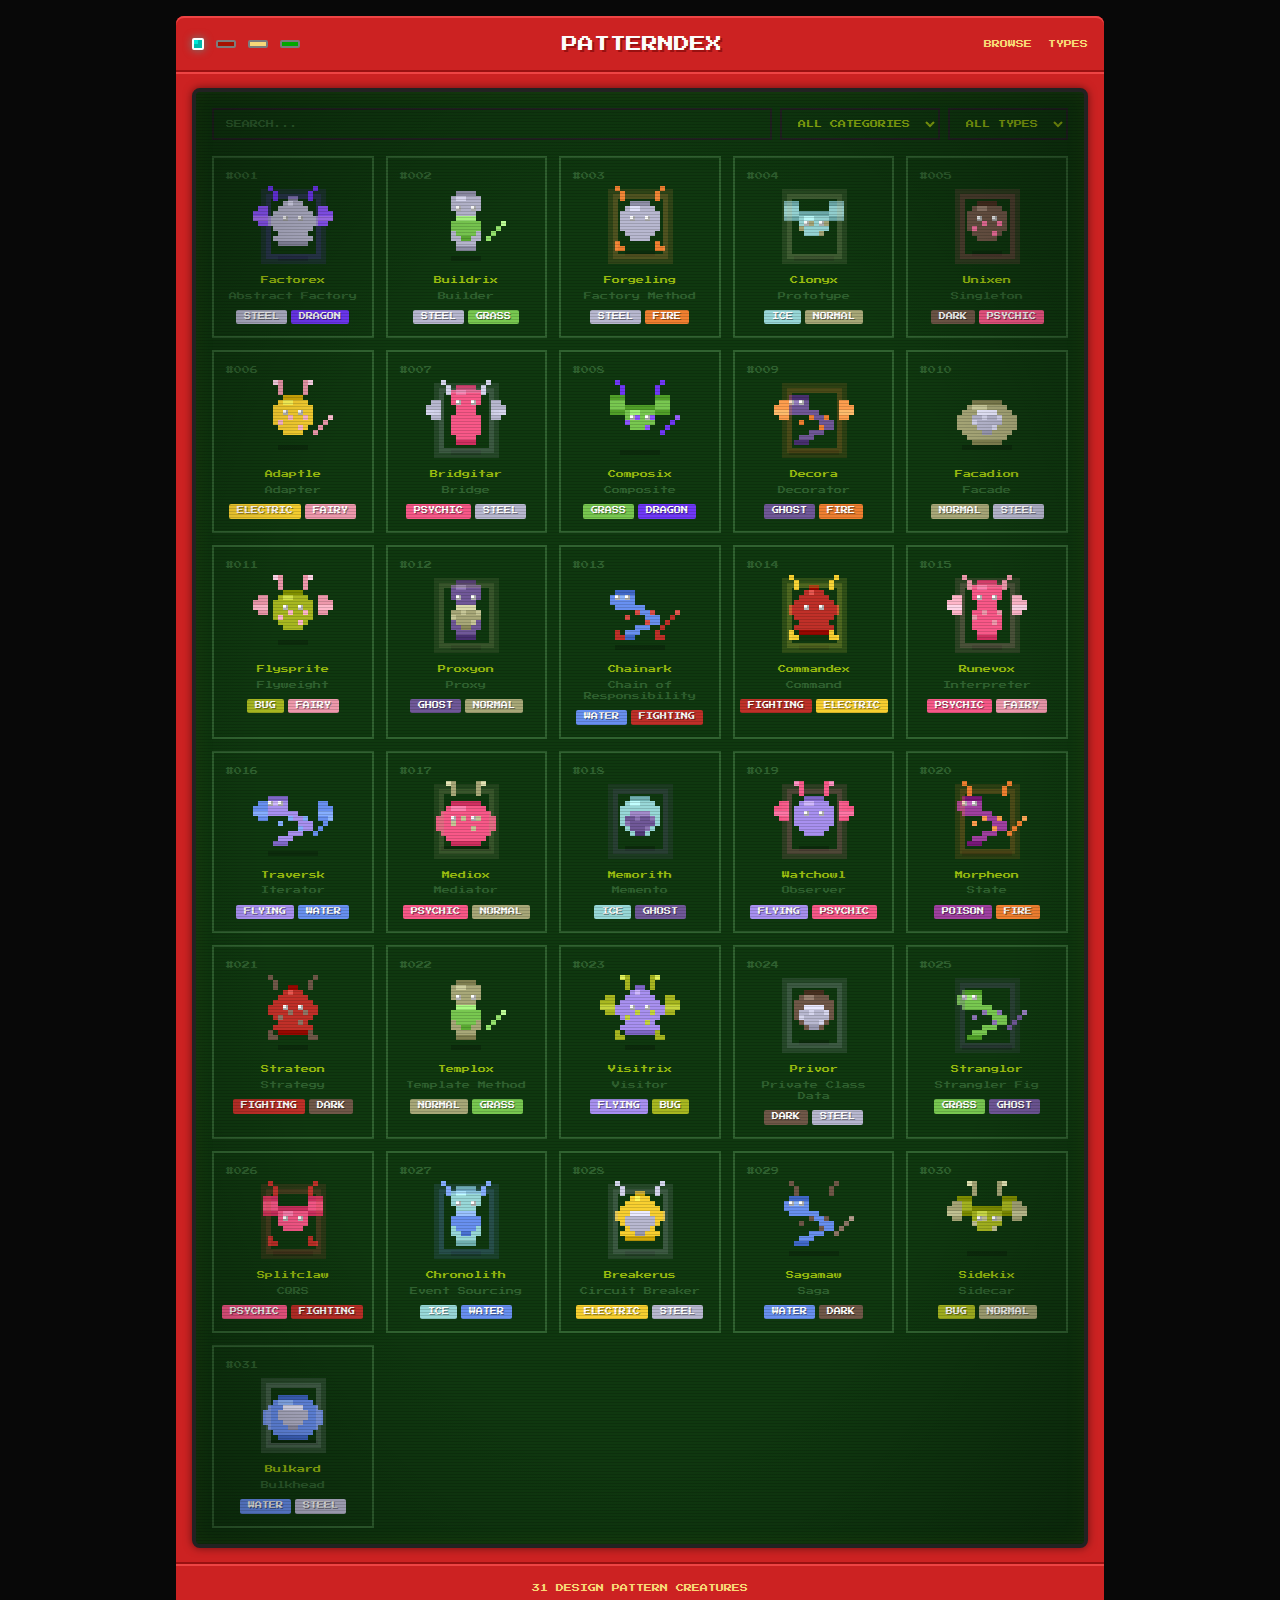
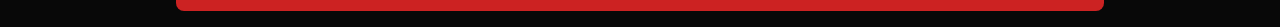
<file: index.html>
<!DOCTYPE html>
<html lang="en">
<head>
  <meta charset="UTF-8">
  <meta name="viewport" content="width=device-width, initial-scale=1.0">
  <title>Patterndex - Design Patterns as Creatures</title>
  <link rel="icon" href="favicon.svg" type="image/svg+xml">
  <meta name="description" content="All 24 Gang of Four design patterns reimagined as collectible creatures in a retro encyclopedia. Learn software design patterns the fun way.">
  <meta property="og:title" content="Patterndex - Design Patterns as Creatures">
  <meta property="og:description" content="All 24 Gang of Four design patterns reimagined as collectible creatures in a retro encyclopedia. Learn software design patterns the fun way.">
  <meta property="og:image" content="https://patterndex.com/og-preview.png">
  <meta property="og:url" content="https://patterndex.com">
  <meta property="og:type" content="website">
  <meta property="og:site_name" content="Patterndex">
  <meta name="twitter:card" content="summary_large_image">
  <meta name="twitter:title" content="Patterndex - Design Patterns as Creatures">
  <meta name="twitter:description" content="All 24 Gang of Four design patterns reimagined as collectible creatures in a retro encyclopedia.">
  <meta name="twitter:image" content="https://patterndex.com/og-preview.png">
  <link rel="stylesheet" href="css/reset.css">
  <link rel="stylesheet" href="css/tokens.css">
  <link rel="stylesheet" href="css/crt.css">
  <link rel="stylesheet" href="css/dex.css">
</head>
<body>
  <div class="dex-shell">
    <header class="dex-top">
      <div class="indicator-big"></div>
      <div class="indicator-small indicator-red"></div>
      <div class="indicator-small indicator-yellow"></div>
      <div class="indicator-small indicator-green"></div>
      <span class="dex-title">PATTERNDEX</span>
      <nav class="nav-links">
        <a href="index.html">BROWSE</a>
        <a href="typechart.html">TYPES</a>
      </nav>
    </header>

    <main class="dex-body">
      <div class="crt-screen" style="padding: var(--sp-4); min-height: 400px;">
        <div class="controls">
          <input type="text" id="search" placeholder="SEARCH...">
          <select id="filter-category">
            <option value="">ALL CATEGORIES</option>
            <option value="creational">CREATIONAL</option>
            <option value="structural">STRUCTURAL</option>
            <option value="behavioral">BEHAVIORAL</option>
            <option value="architectural">ARCHITECTURAL</option>
          </select>
          <select id="filter-type">
            <option value="">ALL TYPES</option>
          </select>
        </div>
        <div class="creature-grid" id="creature-grid">
          <div class="loading">LOADING...</div>
        </div>
      </div>
    </main>

    <footer class="dex-footer">
      <a href="https://github.com">31 DESIGN PATTERN CREATURES</a>
    </footer>
  </div>

  <script src="js/data.js"></script>
  <script src="js/types.js"></script>
  <script src="js/svg-generator.js"></script>
  <script src="js/dex.js"></script>
</body>
</html>
</file>
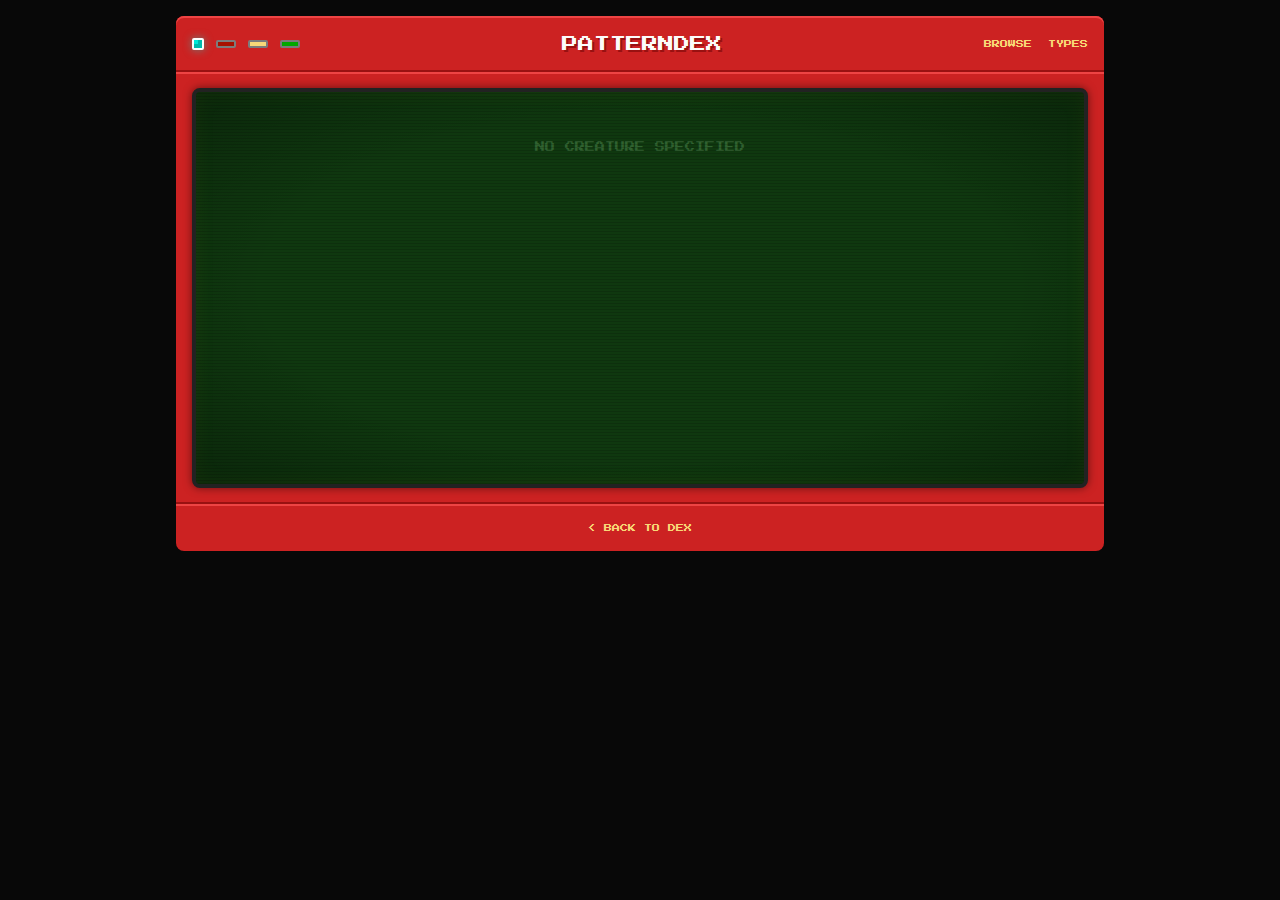
<file: creature.html>
<!DOCTYPE html>
<html lang="en">
<head>
  <meta charset="UTF-8">
  <meta name="viewport" content="width=device-width, initial-scale=1.0">
  <title>Patterndex - Creature</title>
  <link rel="icon" href="favicon.svg" type="image/svg+xml">
  <link rel="stylesheet" href="css/reset.css">
  <link rel="stylesheet" href="css/tokens.css">
  <link rel="stylesheet" href="css/crt.css">
  <link rel="stylesheet" href="css/dex.css">
  <link rel="stylesheet" href="css/creature.css">
</head>
<body>
  <div class="dex-shell">
    <header class="dex-top">
      <div class="indicator-big"></div>
      <div class="indicator-small indicator-red"></div>
      <div class="indicator-small indicator-yellow"></div>
      <div class="indicator-small indicator-green"></div>
      <span class="dex-title">PATTERNDEX</span>
      <nav class="nav-links">
        <a href="index.html">BROWSE</a>
        <a href="typechart.html">TYPES</a>
      </nav>
    </header>

    <main class="dex-body">
      <div class="crt-screen" style="padding: var(--sp-4); min-height: 400px;">
        <div id="creature-detail">
          <div class="loading">LOADING...</div>
        </div>
      </div>
    </main>

    <footer class="dex-footer">
      <a href="index.html">&lt; BACK TO DEX</a>
    </footer>
  </div>

  <script src="js/data.js"></script>
  <script src="js/types.js"></script>
  <script src="js/svg-generator.js"></script>
  <script src="js/creature.js"></script>
</body>
</html>
</file>
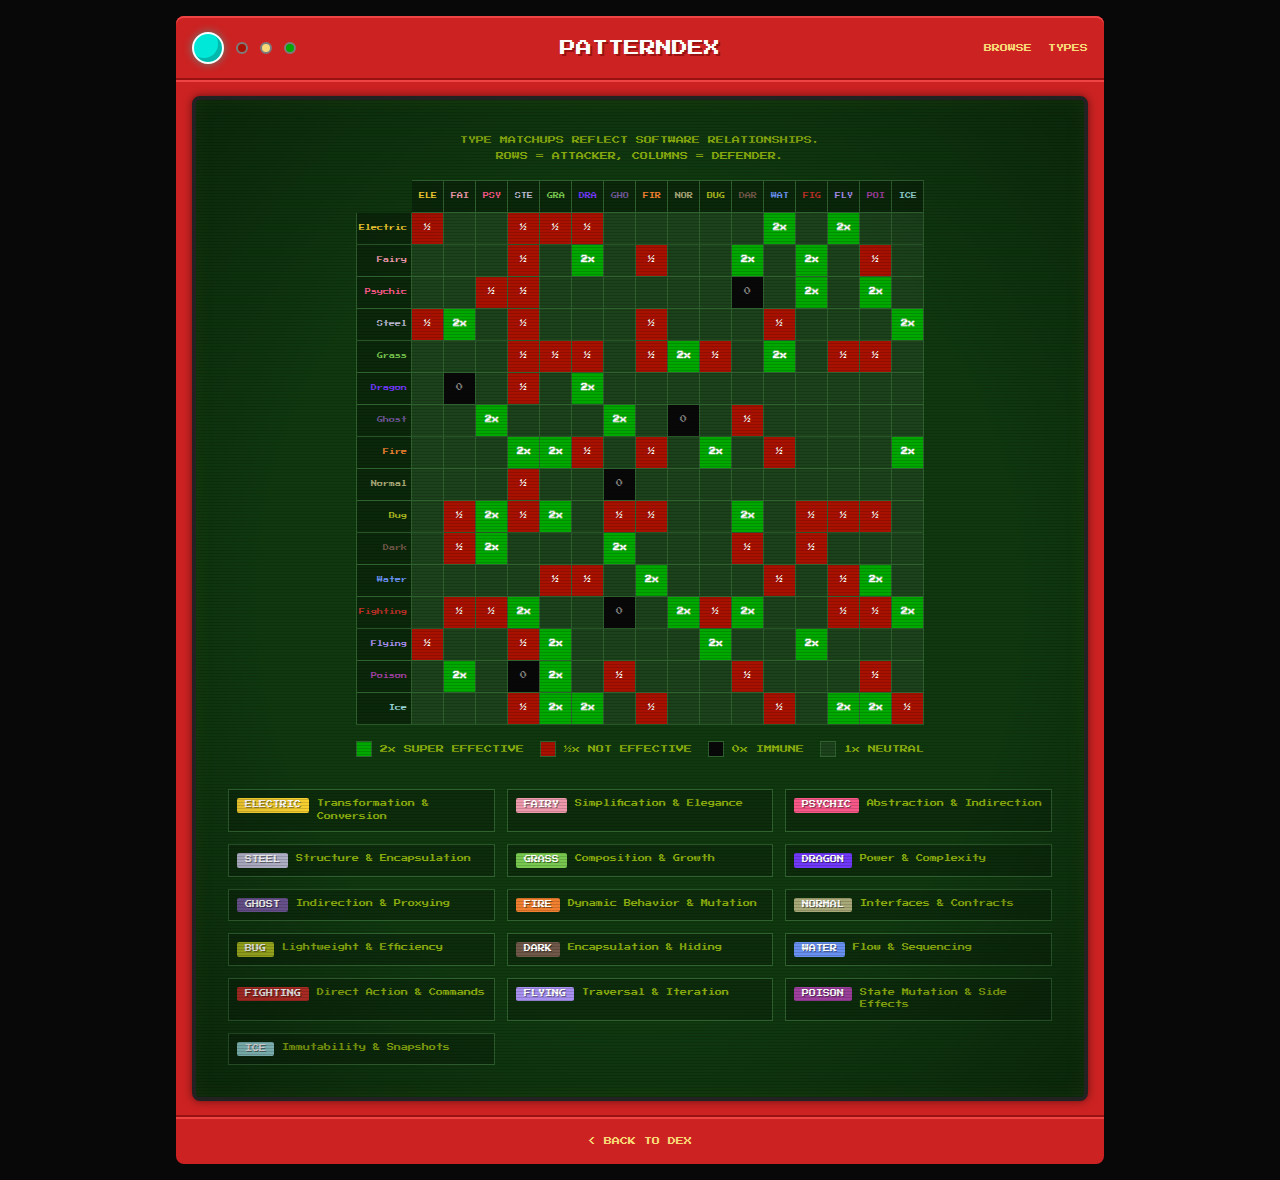
<file: typechart.html>
<!DOCTYPE html>
<html lang="en">
<head>
  <meta charset="UTF-8">
  <meta name="viewport" content="width=device-width, initial-scale=1.0">
  <title>Patterndex - Type Chart</title>
  <link rel="stylesheet" href="css/reset.css">
  <link rel="stylesheet" href="css/tokens.css">
  <link rel="stylesheet" href="css/crt.css">
  <link rel="stylesheet" href="css/pokedex.css">
  <link rel="stylesheet" href="css/typechart.css">
</head>
<body>
  <div class="pokedex-shell">
    <header class="pokedex-top">
      <div class="indicator-big"></div>
      <div class="indicator-small indicator-red"></div>
      <div class="indicator-small indicator-yellow"></div>
      <div class="indicator-small indicator-green"></div>
      <span class="pokedex-title">PATTERNDEX</span>
      <nav class="nav-links">
        <a href="index.html">BROWSE</a>
        <a href="typechart.html">TYPES</a>
      </nav>
    </header>

    <main class="pokedex-body">
      <div class="crt-screen" style="padding: var(--sp-4); min-height: 400px;">
        <div class="typechart-container" id="typechart-container">
          <div class="loading">LOADING...</div>
        </div>
      </div>
    </main>

    <footer class="pokedex-footer">
      <a href="index.html">&lt; BACK TO DEX</a>
    </footer>
  </div>

  <script src="js/data.js"></script>
  <script src="js/types.js"></script>
  <script src="js/typechart.js"></script>
</body>
</html>
</file>
<file: css/tokens.css>
@font-face {
  font-family: 'Press Start 2P';
  src: url('../fonts/press-start-2p.woff2') format('woff2');
  font-weight: 400;
  font-style: normal;
  font-display: swap;
}

:root {
  /* Dex Shell */
  --dex-red: #cc2222;
  --dex-red-dark: #991111;
  --dex-red-light: #ee4444;
  --dex-hinge: #881111;

  /* Screen */
  --screen-bg: #0f380f;
  --screen-bg-light: #306230;
  --screen-text: #8bac0f;
  --screen-text-light: #9bbc0f;
  --screen-border: #222222;

  /* NES-ish palette */
  --nes-white: #fcfcfc;
  --nes-black: #080808;
  --nes-gray: #7c7c7c;
  --nes-gray-light: #bcbcbc;
  --nes-red: #a81000;
  --nes-blue: #0058f8;
  --nes-green: #00a800;
  --nes-yellow: #f8d878;
  --nes-orange: #f83800;
  --nes-purple: #6844fc;
  --nes-cyan: #00e8d8;
  --nes-pink: #f878f8;

  /* Type Colors */
  --type-electric: #f8d030;
  --type-fairy: #ee99ac;
  --type-psychic: #f85888;
  --type-steel: #b8b8d0;
  --type-grass: #78c850;
  --type-dragon: #7038f8;
  --type-ghost: #705898;
  --type-fire: #f08030;
  --type-normal: #a8a878;
  --type-bug: #a8b820;
  --type-dark: #705848;
  --type-water: #6890f0;
  --type-fighting: #c03028;
  --type-flying: #a890f0;
  --type-poison: #a040a0;
  --type-ice: #98d8d8;

  /* Category Colors */
  --cat-creational: #f08030;
  --cat-structural: #6890f0;
  --cat-behavioral: #78c850;

  /* Spacing (4px grid) */
  --sp-1: 4px;
  --sp-2: 8px;
  --sp-3: 12px;
  --sp-4: 16px;
  --sp-5: 20px;
  --sp-6: 24px;
  --sp-8: 32px;
  --sp-10: 40px;
  --sp-12: 48px;
  --sp-16: 64px;

  /* Typography */
  --font-pixel: 'Press Start 2P', monospace;
  --fs-xs: 8px;
  --fs-sm: 10px;
  --fs-md: 12px;
  --fs-lg: 16px;
  --fs-xl: 20px;

  /* Pixel border helpers */
  --border-light: 2px solid var(--nes-gray-light);
  --border-dark: 2px solid var(--nes-black);
  --border-screen: 4px solid var(--screen-border);
}
</file>
<file: css/crt.css>
/* CRT Screen Effect */
.crt-screen {
  position: relative;
  background: var(--screen-bg);
  border: var(--border-screen);
  border-radius: var(--sp-2);
  overflow: hidden;
}

.crt-screen::before {
  content: '';
  position: absolute;
  inset: 0;
  background: repeating-linear-gradient(
    0deg,
    rgba(0, 0, 0, 0.15) 0px,
    rgba(0, 0, 0, 0.15) 1px,
    transparent 1px,
    transparent 3px
  );
  pointer-events: none;
  z-index: 10;
}

.crt-screen::after {
  content: '';
  position: absolute;
  inset: 0;
  background: radial-gradient(
    ellipse at center,
    transparent 60%,
    rgba(0, 0, 0, 0.3) 100%
  );
  pointer-events: none;
  z-index: 11;
}

/* Screen glow */
.crt-screen {
  box-shadow:
    inset 0 0 20px rgba(139, 172, 15, 0.1),
    0 0 8px rgba(0, 0, 0, 0.5);
}

/* Flicker animation - subtle */
@keyframes crt-flicker {
  0%, 100% { opacity: 1; }
  50% { opacity: 0.98; }
}

.crt-screen > * {
  position: relative;
  z-index: 1;
}

/* Lightbox */
.lightbox {
  display: none;
  position: fixed;
  inset: 0;
  z-index: 1000;
  background: rgba(0, 0, 0, 0.85);
  align-items: center;
  justify-content: center;
  cursor: pointer;
}

.lightbox.open {
  display: flex;
}

.lightbox img,
.lightbox svg {
  max-width: 90vmin;
  max-height: 90vmin;
  image-rendering: pixelated;
  filter: drop-shadow(0 0 24px rgba(139, 172, 15, 0.3));
}

.lightbox-hint {
  position: absolute;
  bottom: var(--sp-6);
  font-family: var(--font-pixel);
  font-size: var(--fs-xs);
  color: var(--screen-bg-light);
}
</file>
<file: css/dex.css>
/* Dex Shell & Grid Page */
body {
  font-family: var(--font-pixel);
  font-size: var(--fs-sm);
  background: var(--nes-black);
  color: var(--screen-text);
}

/* === DEX SHELL === */
.dex-shell {
  max-width: 960px;
  margin: 0 auto;
  padding: var(--sp-4);
}

/* Top bar with indicator lights */
.dex-top {
  display: flex;
  align-items: center;
  gap: var(--sp-3);
  padding: var(--sp-4);
  background: var(--dex-red);
  border-radius: var(--sp-2) var(--sp-2) 0 0;
  box-shadow:
    inset 0 -2px 0 var(--dex-red-dark),
    inset 0 2px 0 var(--dex-red-light);
}

.indicator-big {
  width: 12px;
  height: 12px;
  border-radius: 2px;
  background: var(--nes-cyan);
  border: 2px solid var(--nes-white);
  box-shadow:
    inset -4px -4px 0 rgba(0,0,0,0.2),
    0 0 8px rgba(0, 232, 216, 0.5);
}

.indicator-small {
  width: 20px;
  height: 8px;
  border-radius: 2px;
  border: 2px solid var(--nes-gray);
}

.indicator-red { background: var(--nes-red); }
.indicator-yellow { background: var(--nes-yellow); }
.indicator-green { background: var(--nes-green); }

.dex-title {
  font-size: var(--fs-lg);
  color: var(--nes-white);
  margin-left: auto;
  text-shadow: 2px 2px 0 var(--dex-red-dark);
}

/* Main content area */
.dex-body {
  background: var(--dex-red);
  padding: var(--sp-4);
  box-shadow:
    inset 0 -2px 0 var(--dex-red-dark),
    inset 0 2px 0 var(--dex-red-light);
}

.dex-footer {
  background: var(--dex-red);
  padding: var(--sp-4);
  border-radius: 0 0 var(--sp-2) var(--sp-2);
  box-shadow:
    inset 0 2px 0 var(--dex-red-light);
  text-align: center;
}

.dex-footer a {
  color: var(--nes-yellow);
  font-size: var(--fs-xs);
}

.dex-footer a:hover {
  text-decoration: underline;
}

/* === CONTROLS === */
.controls {
  display: flex;
  flex-wrap: wrap;
  gap: var(--sp-2);
  margin-bottom: var(--sp-4);
}

.controls input,
.controls select,
.controls button {
  font-family: var(--font-pixel);
  font-size: var(--fs-xs);
  padding: var(--sp-2) var(--sp-3);
  background: var(--screen-bg);
  color: var(--screen-text);
  border: 2px solid var(--screen-border);
  outline: none;
}

.controls input {
  flex: 1;
  min-width: 160px;
}

.controls input::placeholder {
  color: var(--screen-bg-light);
}

.controls input:focus,
.controls select:focus {
  border-color: var(--screen-text);
}

.controls select {
  cursor: pointer;
}

.controls button {
  cursor: pointer;
  background: var(--dex-red-dark);
  color: var(--nes-white);
  border-color: var(--dex-hinge);
  transition: background 0.1s steps(2);
}

.controls button:hover {
  background: var(--dex-red-light);
}

/* === CREATURE GRID === */
.creature-grid {
  display: grid;
  grid-template-columns: repeat(auto-fill, minmax(140px, 1fr));
  gap: var(--sp-3);
}

.creature-card {
  display: flex;
  flex-direction: column;
  align-items: center;
  padding: var(--sp-3);
  background: var(--screen-bg);
  border: 2px solid var(--screen-bg-light);
  cursor: pointer;
  transition: transform 0.1s steps(2), border-color 0.1s steps(2);
  text-align: center;
}

.creature-card:hover {
  transform: scale(1.04);
  border-color: var(--screen-text);
}

.creature-card .card-number {
  font-size: var(--fs-xs);
  color: var(--screen-bg-light);
  margin-bottom: var(--sp-1);
  align-self: flex-start;
}

.creature-card .card-sprite {
  width: 80px;
  height: 80px;
  image-rendering: pixelated;
  margin-bottom: var(--sp-2);
}

.creature-card .card-name {
  font-size: var(--fs-xs);
  color: var(--screen-text-light);
  margin-bottom: var(--sp-1);
  line-height: 1.6;
}

.creature-card .card-pattern {
  font-size: var(--fs-xs);
  color: var(--screen-bg-light);
  line-height: 1.4;
}

.creature-card .card-types {
  display: flex;
  gap: var(--sp-1);
  margin-top: var(--sp-2);
}

/* Type badges */
.type-badge {
  display: inline-block;
  padding: 2px var(--sp-2);
  font-family: var(--font-pixel);
  font-size: 7px;
  color: var(--nes-white);
  text-shadow: 1px 1px 0 rgba(0,0,0,0.4);
  border-radius: 2px;
}

/* Category badges */
.category-badge {
  display: inline-block;
  padding: 2px var(--sp-2);
  font-family: var(--font-pixel);
  font-size: 7px;
  color: var(--nes-white);
  text-shadow: 1px 1px 0 rgba(0,0,0,0.4);
  border-radius: 2px;
}

.category-creational { background: var(--cat-creational); }
.category-structural { background: var(--cat-structural); }
.category-behavioral { background: var(--cat-behavioral); }
.category-architectural { background: var(--cat-architectural); }

/* No results */
.no-results {
  grid-column: 1 / -1;
  text-align: center;
  padding: var(--sp-8);
  color: var(--screen-bg-light);
  font-size: var(--fs-sm);
}

/* Nav links */
.nav-links {
  display: flex;
  gap: var(--sp-4);
  margin-left: auto;
}

.nav-links a {
  color: var(--nes-yellow);
  font-size: var(--fs-xs);
  transition: color 0.1s steps(2);
}

.nav-links a:hover {
  color: var(--nes-white);
}

/* Loading state */
.loading {
  text-align: center;
  padding: var(--sp-8);
  color: var(--screen-text);
  animation: blink 1s steps(2) infinite;
}

@keyframes blink {
  0%, 100% { opacity: 1; }
  50% { opacity: 0; }
}

/* Responsive */
@media (max-width: 600px) {
  .dex-shell {
    padding: var(--sp-2);
  }

  .dex-top {
    flex-wrap: wrap;
    gap: var(--sp-2);
    padding: var(--sp-3);
  }

  .dex-title {
    font-size: var(--fs-md);
    width: 100%;
    text-align: center;
    margin-left: 0;
    order: -1;
  }

  .nav-links {
    width: 100%;
    justify-content: center;
    margin-left: 0;
  }

  .creature-grid {
    grid-template-columns: repeat(auto-fill, minmax(120px, 1fr));
    gap: var(--sp-2);
  }

  .controls {
    flex-direction: column;
  }

  .controls input {
    min-width: 100%;
  }
}
</file>
<file: css/creature.css>
/* Creature Detail Page */
.creature-layout {
  display: grid;
  grid-template-columns: 1fr 1fr;
  gap: var(--sp-4);
  padding: var(--sp-4);
}

/* Left column - Sprite & Basic Info */
.creature-sprite-section {
  display: flex;
  flex-direction: column;
  align-items: center;
  gap: var(--sp-4);
}

.sprite-container {
  width: 256px;
  height: 256px;
  background: var(--screen-bg);
  border: var(--border-screen);
  border-radius: var(--sp-2);
  display: flex;
  align-items: center;
  justify-content: center;
  position: relative;
  overflow: hidden;
  image-rendering: pixelated;
}

.sprite-container::before {
  content: '';
  position: absolute;
  inset: 0;
  background: repeating-linear-gradient(
    0deg,
    rgba(0, 0, 0, 0.1) 0px,
    rgba(0, 0, 0, 0.1) 1px,
    transparent 1px,
    transparent 3px
  );
  pointer-events: none;
  z-index: 2;
}

.sprite-container svg {
  width: 192px;
  height: 192px;
  image-rendering: pixelated;
  position: relative;
  z-index: 1;
}

.creature-header {
  text-align: center;
}

.creature-number {
  font-size: var(--fs-xs);
  color: var(--screen-bg-light);
  margin-bottom: var(--sp-1);
}

.creature-name {
  font-size: var(--fs-lg);
  color: var(--screen-text-light);
  margin-bottom: var(--sp-2);
}

.creature-pattern {
  font-size: var(--fs-sm);
  color: var(--screen-text);
  margin-bottom: var(--sp-2);
}

.creature-types {
  display: flex;
  gap: var(--sp-2);
  justify-content: center;
  margin-bottom: var(--sp-2);
}

.creature-types .type-badge {
  font-size: var(--fs-xs);
  padding: var(--sp-1) var(--sp-3);
}

.creature-category {
  margin-bottom: var(--sp-2);
}

/* Stats Section */
.stats-section {
  display: flex;
  flex-direction: column;
  gap: var(--sp-3);
}

.stats-bars {
  display: flex;
  flex-direction: column;
  gap: var(--sp-2);
}

.stat-row {
  display: flex;
  align-items: center;
  gap: var(--sp-2);
}

.stat-label {
  font-size: 7px;
  color: var(--screen-bg-light);
  width: 80px;
  text-align: right;
  flex-shrink: 0;
}

.stat-bar-bg {
  flex: 1;
  height: 8px;
  background: var(--screen-bg);
  border: 1px solid var(--screen-bg-light);
  position: relative;
}

.stat-bar-fill {
  height: 100%;
  transition: width 0.5s steps(10);
}

.stat-value {
  font-size: 7px;
  color: var(--screen-text);
  width: 24px;
  text-align: right;
  flex-shrink: 0;
}

/* Radar Chart */
.radar-container {
  display: flex;
  justify-content: center;
  margin-bottom: var(--sp-3);
}

.radar-container svg {
  width: 200px;
  height: 200px;
}

/* Right column - Educational Content */
.creature-info-section {
  display: flex;
  flex-direction: column;
  gap: var(--sp-4);
}

.info-block {
  background: rgba(0, 0, 0, 0.2);
  padding: var(--sp-3);
  border: 1px solid var(--screen-bg-light);
}

.info-block h3 {
  font-size: var(--fs-xs);
  color: var(--screen-text-light);
  margin-bottom: var(--sp-2);
  padding-bottom: var(--sp-1);
  border-bottom: 1px solid var(--screen-bg-light);
}

.info-block p,
.info-block li {
  font-size: var(--fs-xs);
  color: var(--screen-text);
  line-height: 2;
}

.info-block ul {
  padding-left: var(--sp-4);
  list-style: none;
}

.info-block li::before {
  content: '> ';
  color: var(--screen-bg-light);
}

/* Code hint */
.code-hint {
  font-family: monospace;
  font-size: var(--fs-xs);
  background: var(--nes-black);
  color: var(--nes-green);
  padding: var(--sp-3);
  border: 1px solid var(--screen-bg-light);
  white-space: pre-wrap;
  line-height: 1.8;
  overflow-x: auto;
}

/* Related Patterns */
.related-patterns {
  display: flex;
  flex-wrap: wrap;
  gap: var(--sp-2);
}

.related-link {
  display: inline-block;
  padding: var(--sp-1) var(--sp-2);
  background: var(--screen-bg);
  border: 1px solid var(--screen-bg-light);
  font-size: 7px;
  color: var(--screen-text);
  cursor: pointer;
  transition: border-color 0.1s steps(2);
}

.related-link:hover {
  border-color: var(--screen-text);
  color: var(--screen-text-light);
}

/* Back button */
.back-btn {
  display: inline-flex;
  align-items: center;
  gap: var(--sp-2);
  font-family: var(--font-pixel);
  font-size: var(--fs-xs);
  color: var(--nes-yellow);
  background: none;
  border: none;
  cursor: pointer;
  padding: var(--sp-2);
}

.back-btn:hover {
  color: var(--nes-white);
}

/* Navigation arrows */
.creature-nav {
  display: flex;
  justify-content: space-between;
  padding: var(--sp-2) 0;
}

.creature-nav a {
  font-size: var(--fs-xs);
  color: var(--nes-yellow);
  padding: var(--sp-1) var(--sp-2);
}

.creature-nav a:hover {
  color: var(--nes-white);
}

/* Responsive */
@media (max-width: 700px) {
  .creature-layout {
    grid-template-columns: 1fr;
  }

  .sprite-container {
    width: 192px;
    height: 192px;
  }

  .sprite-container svg {
    width: 128px;
    height: 128px;
  }

  .stat-label {
    width: 60px;
    font-size: 6px;
  }
}
</file>
<file: css/pokedex.css>
/* Pokedex Shell & Grid Page */
body {
  font-family: var(--font-pixel);
  font-size: var(--fs-sm);
  background: var(--nes-black);
  color: var(--screen-text);
}

/* === POKEDEX SHELL === */
.pokedex-shell {
  max-width: 960px;
  margin: 0 auto;
  padding: var(--sp-4);
}

/* Top bar with indicator lights */
.pokedex-top {
  display: flex;
  align-items: center;
  gap: var(--sp-3);
  padding: var(--sp-4);
  background: var(--dex-red);
  border-radius: var(--sp-2) var(--sp-2) 0 0;
  box-shadow:
    inset 0 -2px 0 var(--dex-red-dark),
    inset 0 2px 0 var(--dex-red-light);
}

.indicator-big {
  width: 32px;
  height: 32px;
  border-radius: 50%;
  background: var(--nes-cyan);
  border: 2px solid var(--nes-white);
  box-shadow:
    inset -4px -4px 0 rgba(0,0,0,0.2),
    0 0 8px rgba(0, 232, 216, 0.5);
}

.indicator-small {
  width: 12px;
  height: 12px;
  border-radius: 50%;
  border: 2px solid var(--nes-gray);
}

.indicator-red { background: var(--nes-red); }
.indicator-yellow { background: var(--nes-yellow); }
.indicator-green { background: var(--nes-green); }

.pokedex-title {
  font-size: var(--fs-lg);
  color: var(--nes-white);
  margin-left: auto;
  text-shadow: 2px 2px 0 var(--dex-red-dark);
}

/* Main content area */
.pokedex-body {
  background: var(--dex-red);
  padding: var(--sp-4);
  box-shadow:
    inset 0 -2px 0 var(--dex-red-dark),
    inset 0 2px 0 var(--dex-red-light);
}

.pokedex-footer {
  background: var(--dex-red);
  padding: var(--sp-4);
  border-radius: 0 0 var(--sp-2) var(--sp-2);
  box-shadow:
    inset 0 2px 0 var(--dex-red-light);
  text-align: center;
}

.pokedex-footer a {
  color: var(--nes-yellow);
  font-size: var(--fs-xs);
}

.pokedex-footer a:hover {
  text-decoration: underline;
}

/* === CONTROLS === */
.controls {
  display: flex;
  flex-wrap: wrap;
  gap: var(--sp-2);
  margin-bottom: var(--sp-4);
}

.controls input,
.controls select,
.controls button {
  font-family: var(--font-pixel);
  font-size: var(--fs-xs);
  padding: var(--sp-2) var(--sp-3);
  background: var(--screen-bg);
  color: var(--screen-text);
  border: 2px solid var(--screen-border);
  outline: none;
}

.controls input {
  flex: 1;
  min-width: 160px;
}

.controls input::placeholder {
  color: var(--screen-bg-light);
}

.controls input:focus,
.controls select:focus {
  border-color: var(--screen-text);
}

.controls select {
  cursor: pointer;
}

.controls button {
  cursor: pointer;
  background: var(--dex-red-dark);
  color: var(--nes-white);
  border-color: var(--dex-hinge);
  transition: background 0.1s steps(2);
}

.controls button:hover {
  background: var(--dex-red-light);
}

/* === CREATURE GRID === */
.creature-grid {
  display: grid;
  grid-template-columns: repeat(auto-fill, minmax(140px, 1fr));
  gap: var(--sp-3);
}

.creature-card {
  display: flex;
  flex-direction: column;
  align-items: center;
  padding: var(--sp-3);
  background: var(--screen-bg);
  border: 2px solid var(--screen-bg-light);
  cursor: pointer;
  transition: transform 0.1s steps(2), border-color 0.1s steps(2);
  text-align: center;
}

.creature-card:hover {
  transform: scale(1.04);
  border-color: var(--screen-text);
}

.creature-card .card-number {
  font-size: var(--fs-xs);
  color: var(--screen-bg-light);
  margin-bottom: var(--sp-1);
  align-self: flex-start;
}

.creature-card .card-sprite {
  width: 64px;
  height: 64px;
  image-rendering: pixelated;
  margin-bottom: var(--sp-2);
}

.creature-card .card-name {
  font-size: var(--fs-xs);
  color: var(--screen-text-light);
  margin-bottom: var(--sp-1);
  line-height: 1.6;
}

.creature-card .card-pattern {
  font-size: var(--fs-xs);
  color: var(--screen-bg-light);
  line-height: 1.4;
}

.creature-card .card-types {
  display: flex;
  gap: var(--sp-1);
  margin-top: var(--sp-2);
}

/* Type badges */
.type-badge {
  display: inline-block;
  padding: 2px var(--sp-2);
  font-family: var(--font-pixel);
  font-size: 7px;
  color: var(--nes-white);
  text-shadow: 1px 1px 0 rgba(0,0,0,0.4);
  border-radius: 2px;
}

/* Category badges */
.category-badge {
  display: inline-block;
  padding: 2px var(--sp-2);
  font-family: var(--font-pixel);
  font-size: 7px;
  color: var(--nes-white);
  text-shadow: 1px 1px 0 rgba(0,0,0,0.4);
  border-radius: 2px;
}

.category-creational { background: var(--cat-creational); }
.category-structural { background: var(--cat-structural); }
.category-behavioral { background: var(--cat-behavioral); }

/* No results */
.no-results {
  grid-column: 1 / -1;
  text-align: center;
  padding: var(--sp-8);
  color: var(--screen-bg-light);
  font-size: var(--fs-sm);
}

/* Nav links */
.nav-links {
  display: flex;
  gap: var(--sp-4);
  margin-left: auto;
}

.nav-links a {
  color: var(--nes-yellow);
  font-size: var(--fs-xs);
  transition: color 0.1s steps(2);
}

.nav-links a:hover {
  color: var(--nes-white);
}

/* Loading state */
.loading {
  text-align: center;
  padding: var(--sp-8);
  color: var(--screen-text);
  animation: blink 1s steps(2) infinite;
}

@keyframes blink {
  0%, 100% { opacity: 1; }
  50% { opacity: 0; }
}

/* Responsive */
@media (max-width: 600px) {
  .pokedex-shell {
    padding: var(--sp-2);
  }

  .pokedex-top {
    flex-wrap: wrap;
    gap: var(--sp-2);
    padding: var(--sp-3);
  }

  .pokedex-title {
    font-size: var(--fs-md);
    width: 100%;
    text-align: center;
    margin-left: 0;
    order: -1;
  }

  .nav-links {
    width: 100%;
    justify-content: center;
    margin-left: 0;
  }

  .creature-grid {
    grid-template-columns: repeat(auto-fill, minmax(120px, 1fr));
    gap: var(--sp-2);
  }

  .controls {
    flex-direction: column;
  }

  .controls input {
    min-width: 100%;
  }
}
</file>
<file: css/typechart.css>
/* Type Chart Page */
.typechart-container {
  padding: var(--sp-4);
  overflow-x: auto;
}

.typechart-intro {
  font-size: var(--fs-xs);
  color: var(--screen-text);
  line-height: 2;
  margin-bottom: var(--sp-4);
  text-align: center;
}

/* Chart Table */
.type-chart-table {
  border-collapse: collapse;
  font-size: 7px;
  margin: 0 auto;
}

.type-chart-table th,
.type-chart-table td {
  width: 32px;
  height: 32px;
  text-align: center;
  vertical-align: middle;
  border: 1px solid var(--screen-bg-light);
  padding: 2px;
}

.type-chart-table th {
  background: rgba(0, 0, 0, 0.3);
  color: var(--screen-text-light);
  font-weight: normal;
  font-size: 6px;
}

.type-chart-table th.row-header {
  text-align: right;
  padding-right: var(--sp-1);
  width: auto;
  white-space: nowrap;
}

.type-chart-table th.corner {
  background: transparent;
  border-color: transparent;
}

/* Effectiveness cells */
.eff-super {
  background: var(--nes-green);
  color: var(--nes-white);
  font-weight: bold;
}

.eff-not-very {
  background: var(--nes-red);
  color: var(--nes-white);
}

.eff-neutral {
  background: rgba(255, 255, 255, 0.05);
  color: var(--screen-bg-light);
}

.eff-immune {
  background: var(--nes-black);
  color: var(--nes-gray);
}

/* Hover tooltip */
.chart-tooltip {
  position: fixed;
  background: var(--nes-black);
  border: 2px solid var(--screen-text);
  color: var(--screen-text);
  font-family: var(--font-pixel);
  font-size: var(--fs-xs);
  padding: var(--sp-2) var(--sp-3);
  pointer-events: none;
  z-index: 100;
  max-width: 300px;
  line-height: 2;
  display: none;
}

.chart-tooltip.visible {
  display: block;
}

/* Legend */
.chart-legend {
  display: flex;
  justify-content: center;
  flex-wrap: wrap;
  gap: var(--sp-4);
  margin-top: var(--sp-4);
  font-size: var(--fs-xs);
}

.legend-item {
  display: flex;
  align-items: center;
  gap: var(--sp-2);
}

.legend-swatch {
  width: 16px;
  height: 16px;
  border: 1px solid var(--screen-bg-light);
}

/* Type descriptions list */
.type-descriptions {
  margin-top: var(--sp-8);
  display: grid;
  grid-template-columns: repeat(auto-fill, minmax(200px, 1fr));
  gap: var(--sp-3);
}

.type-desc-item {
  display: flex;
  align-items: flex-start;
  gap: var(--sp-2);
  padding: var(--sp-2);
  background: rgba(0, 0, 0, 0.2);
  border: 1px solid var(--screen-bg-light);
}

.type-desc-item .type-badge {
  flex-shrink: 0;
}

.type-desc-item p {
  font-size: 7px;
  color: var(--screen-text);
  line-height: 1.8;
}

/* Responsive */
@media (max-width: 700px) {
  .type-chart-table th,
  .type-chart-table td {
    width: 24px;
    height: 24px;
    font-size: 5px;
  }

  .type-chart-table th {
    font-size: 5px;
  }

  .type-descriptions {
    grid-template-columns: 1fr;
  }
}
</file>
